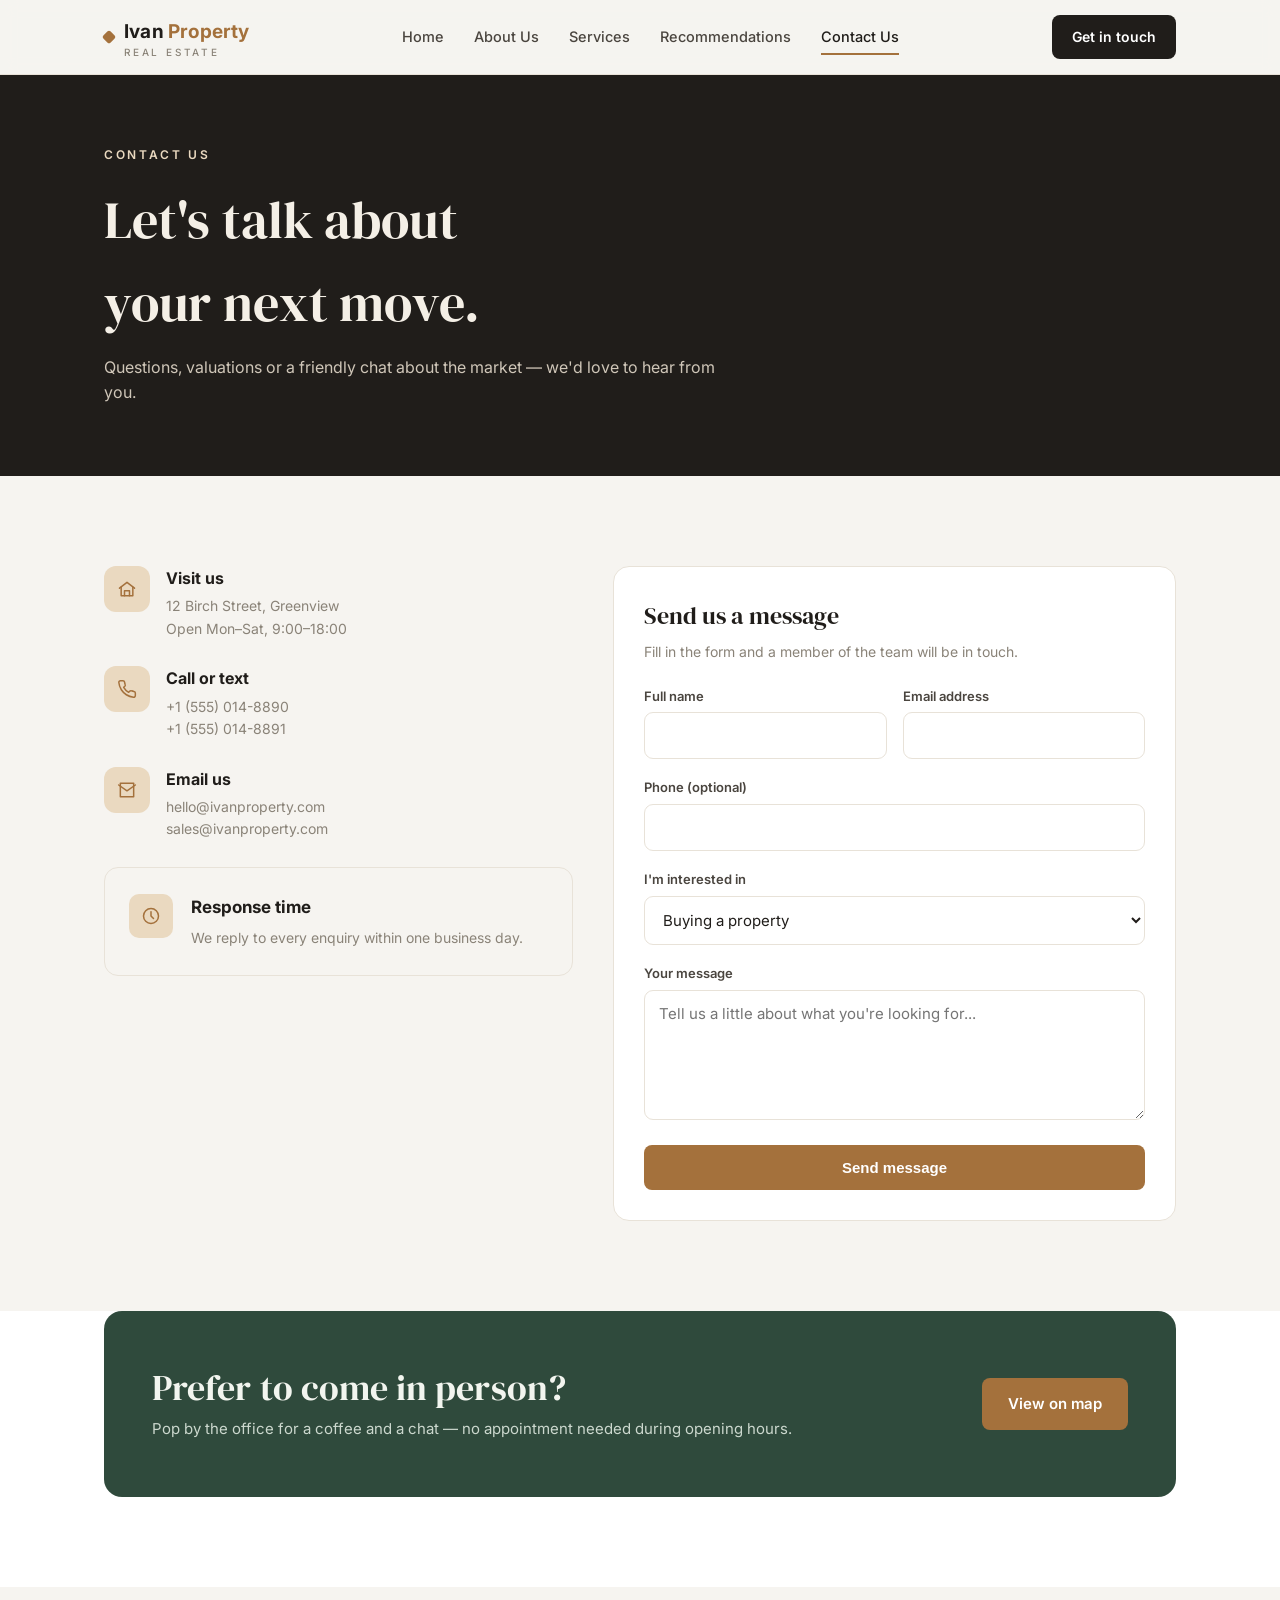
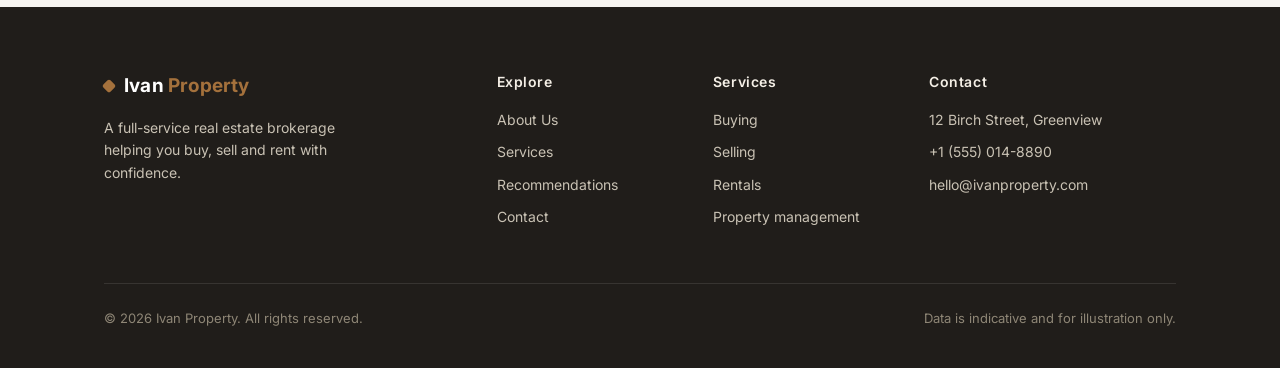
<file: contact.html>
<!DOCTYPE html>
<html lang="en">
<head>
<meta charset="UTF-8">
<meta name="viewport" content="width=device-width, initial-scale=1.0">
<title>Contact Us — Ivan Property</title>
<link rel="preconnect" href="https://fonts.googleapis.com">
<link rel="preconnect" href="https://fonts.gstatic.com" crossorigin>
<link href="https://fonts.googleapis.com/css2?family=DM+Serif+Display:ital@0;1&family=Inter:wght@400;500;600;700&display=swap" rel="stylesheet">
<link rel="stylesheet" href="style.css">
</head>
<body>

<header class="nav-wrap">
  <div class="container nav">
    <a class="brand" href="index.html"><span class="mark"></span><span>Ivan <b><em>Property</em></b><small>Real Estate</small></span></a>
    <nav class="links" id="links">
      <a href="index.html">Home</a>
      <a href="about.html">About Us</a>
      <a href="services.html">Services</a>
      <a href="recommendations.html">Recommendations</a>
      <a href="contact.html" class="active">Contact Us</a>
    </nav>
    <a class="cta" href="contact.html">Get in touch</a>
    <button class="burger" id="burger" aria-label="Menu"><span></span><span></span><span></span></button>
  </div>
</header>

<section class="page-head">
  <div class="container">
    <div class="eyebrow">Contact Us</div>
    <h1 class="serif">Let's talk about<br>your next move.</h1>
    <p>Questions, valuations or a friendly chat about the market — we'd love to hear from you.</p>
  </div>
</section>

<section class="section">
  <div class="container">
    <div class="contact-grid">
      <div>
        <div class="info-item">
          <div class="ic"><svg width="20" height="20" viewBox="0 0 24 24" fill="none" stroke="currentColor" stroke-width="1.8" stroke-linecap="round" stroke-linejoin="round"><path d="M3 11l9-7 9 7"/><path d="M5 10v10h14V10"/><path d="M9 20v-6h6v6"/></svg></div>
          <div><h3>Visit us</h3><p>12 Birch Street, Greenview<br>Open Mon–Sat, 9:00–18:00</p></div>
        </div>
        <div class="info-item">
          <div class="ic"><svg width="20" height="20" viewBox="0 0 24 24" fill="none" stroke="currentColor" stroke-width="1.8" stroke-linecap="round" stroke-linejoin="round"><path d="M22 16.9v3a2 2 0 0 1-2.2 2 19.8 19.8 0 0 1-8.6-3 19.5 19.5 0 0 1-6-6 19.8 19.8 0 0 1-3-8.7A2 2 0 0 1 4.1 2h3a2 2 0 0 1 2 1.7c.1 1 .4 2 .7 2.9a2 2 0 0 1-.4 2.1L8 10a16 16 0 0 0 6 6l1.3-1.4a2 2 0 0 1 2.1-.4c.9.3 1.9.6 2.9.7a2 2 0 0 1 1.7 2z"/></svg></div>
          <div><h3>Call or text</h3><p>+1 (555) 014-8890<br>+1 (555) 014-8891</p></div>
        </div>
        <div class="info-item">
          <div class="ic"><svg width="20" height="20" viewBox="0 0 24 24" fill="none" stroke="currentColor" stroke-width="1.8" stroke-linecap="round" stroke-linejoin="round"><path d="M4 4h16v16H4z"/><path d="M22 6l-10 7L2 6"/></svg></div>
          <div><h3>Email us</h3><p>hello@ivanproperty.com<br>sales@ivanproperty.com</p></div>
        </div>
        <div class="feat" style="margin-top:10px">
          <div class="ic"><svg width="20" height="20" viewBox="0 0 24 24" fill="none" stroke="currentColor" stroke-width="1.8" stroke-linecap="round" stroke-linejoin="round"><circle cx="12" cy="12" r="9"/><path d="M12 7v5l3 3"/></svg></div>
          <div><h3>Response time</h3><p>We reply to every enquiry within one business day.</p></div>
        </div>
      </div>

      <form class="field-form" id="contactForm" novalidate>
        <h3 class="serif" style="font-size:24px;margin:0 0 6px">Send us a message</h3>
        <p class="muted" style="font-size:14px;margin:0 0 22px">Fill in the form and a member of the team will be in touch.</p>
        <div class="form-row">
          <div><label for="name">Full name</label><input id="name" type="text" required></div>
          <div><label for="email">Email address</label><input id="email" type="email" required></div>
        </div>
        <div><label for="phone">Phone (optional)</label><input id="phone" type="tel"></div>
        <div>
          <label for="interest">I'm interested in</label>
          <select id="interest">
            <option>Buying a property</option>
            <option>Selling a property</option>
            <option>Renting</option>
            <option>Property management</option>
            <option>A valuation</option>
            <option>Just a question</option>
          </select>
        </div>
        <div><label for="msg">Your message</label><textarea id="msg" placeholder="Tell us a little about what you're looking for..."></textarea></div>
        <button class="btn" type="submit" style="width:100%">Send message</button>
        <p id="formOk" hidden style="margin:16px 0 0;color:var(--green);font-weight:600">✓ Thanks — your message has been received. We'll reply within one business day.</p>
      </form>
    </div>
  </div>
</section>

<section class="section alt" style="padding-top:0">
  <div class="container"><div class="banner"><div><h2 class="serif">Prefer to come in person?</h2><p>Pop by the office for a coffee and a chat — no appointment needed during opening hours.</p></div><a class="btn" href="https://www.google.com/maps" target="_blank" rel="noopener">View on map</a></div></div>
</section>

<footer>
  <div class="container">
    <div class="footer-grid">
      <div><a class="brand" href="index.html" style="color:#fff"><span class="mark"></span><span>Ivan <b><em>Property</em></b></span></a><p style="margin:16px 0 0;font-size:14px;max-width:260px">A full-service real estate brokerage helping you buy, sell and rent with confidence.</p></div>
      <div><h4>Explore</h4><a href="about.html">About Us</a><a href="services.html">Services</a><a href="recommendations.html">Recommendations</a><a href="contact.html">Contact</a></div>
      <div><h4>Services</h4><a href="services.html">Buying</a><a href="services.html">Selling</a><a href="services.html">Rentals</a><a href="services.html">Property management</a></div>
      <div><h4>Contact</h4><a href="contact.html">12 Birch Street, Greenview</a><a href="contact.html">+1 (555) 014-8890</a><a href="contact.html">hello@ivanproperty.com</a></div>
    </div>
    <div class="footer-bottom"><span>© <span id="yr"></span> Ivan Property. All rights reserved.</span><span>Data is indicative and for illustration only.</span></div>
  </div>
</footer>

<script>
  document.getElementById("yr").textContent=new Date().getFullYear();
  const b=document.getElementById("burger"),l=document.getElementById("links");
  b.addEventListener("click",()=>l.classList.toggle("open"));
  const f=document.getElementById("contactForm");
  f.addEventListener("submit",e=>{e.preventDefault();
    if(!f.checkValidity()){f.reportValidity();return;}
    document.getElementById("formOk").hidden=false;
    f.querySelectorAll("input,textarea").forEach(i=>i.value="");
    f.querySelector("select").selectedIndex=0;
  });
</script>
</body>
</html>
</file>
<file: style.css>
/* Ivan Property — shared styles */
:root{
  --paper:#F6F4F0; --surface:#FFFFFF; --ink:#201D1A; --ink-soft:#4A453F;
  --muted:#8A8378; --line:#E8E2D8; --bronze:#A4713C; --bronze-soft:#EAD9C0;
  --green:#2F4A3C; --green-soft:#DCE6DF;
}
*{box-sizing:border-box}
html,body{margin:0;padding:0}
body{font-family:"Inter",system-ui,sans-serif;background:var(--paper);color:var(--ink);-webkit-font-smoothing:antialiased;line-height:1.6}
img{display:block;max-width:100%}
a{color:inherit;text-decoration:none}
.container{max-width:1120px;margin:0 auto;padding:0 24px}
.serif{font-family:"DM Serif Display",Georgia,serif;font-weight:400;letter-spacing:.002em}

/* ---- Nav ---- */
.nav-wrap{position:sticky;top:0;z-index:50;background:rgba(246,244,240,.9);backdrop-filter:blur(8px);border-bottom:1px solid var(--line)}
.nav{display:flex;align-items:center;justify-content:space-between;height:74px}
.brand{display:flex;align-items:center;gap:10px;font-weight:700;font-size:19px;letter-spacing:.01em}
.brand .mark{width:10px;height:10px;background:var(--bronze);border-radius:2px;transform:rotate(45deg)}
.brand small{display:block;font-size:10px;letter-spacing:.28em;text-transform:uppercase;color:var(--muted);font-weight:500;line-height:1}
.brand b em{font-style:normal;color:var(--bronze)}
.links{display:flex;gap:30px;align-items:center}
.links a{font-size:14.5px;color:var(--ink-soft);font-weight:500;position:relative;padding:6px 0}
.links a:hover{color:var(--ink)}
.links a.active{color:var(--ink)}
.links a.active::after{content:"";position:absolute;left:0;right:0;bottom:0;height:2px;background:var(--bronze)}
.nav .cta{background:var(--ink);color:#fff;padding:11px 20px;border-radius:8px;font-weight:600;font-size:14px}
.nav .cta:hover{background:var(--bronze)}
.burger{display:none;background:none;border:none;cursor:pointer;padding:8px}
.burger span{display:block;width:22px;height:2px;background:var(--ink);margin:5px 0}
@media(max-width:860px){
  .links{position:fixed;inset:0;flex-direction:column;justify-content:center;gap:26px;background:var(--paper);display:none}
  .links.open{display:flex}
  .links .cta{display:none}
  .burger{display:block}
}

/* ---- Hero ---- */
.hero{position:relative;overflow:hidden;background:var(--ink);color:#F4EFE6}
.hero .bg{position:absolute;inset:0;opacity:.5}
.hero .bg img{width:100%;height:100%;object-fit:cover}
.hero .bg::after{content:"";position:absolute;inset:0;background:linear-gradient(75deg,rgba(20,18,15,.92) 20%,rgba(20,18,15,.35) 65%,rgba(20,18,15,.12))}
.hero-inner{position:relative;padding:120px 0 130px;max-width:640px}
.eyebrow{font-size:12px;letter-spacing:.22em;text-transform:uppercase;color:var(--bronze-soft);font-weight:600}
.hero h1{font-size:clamp(40px,6vw,66px);line-height:1.04;margin:18px 0 20px}
.hero h1 em{font-style:italic;color:#D9B98A}
.hero p{font-size:17px;color:#CFC6B8;max-width:520px;margin:0 0 32px}
.btn{display:inline-block;background:var(--bronze);color:#fff;font-weight:600;font-size:15px;padding:14px 26px;border-radius:8px;transition:background .15s}
.btn:hover{background:#8C5D2F}
.btn.ghost{background:transparent;border:1px solid rgba(244,239,230,.4)}
.btn.ghost:hover{border-color:#fff}
.btn.ink{background:var(--ink);color:#fff}
.btn.ink:hover{background:var(--bronze)}

/* ---- Sections ---- */
.section{padding:90px 0}
.section.alt{background:var(--surface)}
.sec-head{max-width:640px;margin-bottom:46px}
.sec-head h2{font-size:clamp(30px,4vw,42px);margin:14px 0 12px;line-height:1.1}
.sec-head p{color:var(--muted);font-size:16px;margin:0}
.sec-head.center{margin-left:auto;margin-right:auto;text-align:center}

/* ---- Cards ---- */
.grid3{display:grid;grid-template-columns:repeat(3,1fr);gap:24px}
.grid2{display:grid;grid-template-columns:repeat(2,1fr);gap:24px}
@media(max-width:860px){.grid3,.grid2{grid-template-columns:1fr}}
.card{background:var(--surface);border:1px solid var(--line);border-radius:14px;overflow:hidden;display:flex;flex-direction:column}
.card .ph{height:210px;overflow:hidden;position:relative}
.card .ph img{width:100%;height:100%;object-fit:cover;transition:transform .5s ease}
.card:hover .ph img{transform:scale(1.05)}
.card .body{padding:22px 24px 26px;display:flex;flex-direction:column;flex:1}
.card h3{font-size:22px;margin:0 0 10px}
.card p{color:var(--muted);font-size:14.5px;margin:0 0 16px}
.card .price{font-size:21px;font-weight:700;color:var(--bronze);margin-top:auto}
.pill{position:absolute;top:14px;left:14px;background:rgba(20,18,15,.78);color:#fff;font-size:11px;letter-spacing:.06em;text-transform:uppercase;padding:6px 10px;border-radius:6px}
.pill.gold{background:var(--bronze)}

/* ---- Feature row ---- */
.feat{display:flex;gap:18px;padding:26px 24px;background:var(--paper);border:1px solid var(--line);border-radius:14px}
.feat .ic{flex:none;width:44px;height:44px;border-radius:10px;background:var(--bronze-soft);display:flex;align-items:center;justify-content:center;color:var(--bronze)}
.feat h3{font-size:17px;margin:0 0 6px}
.feat p{margin:0;color:var(--muted);font-size:14px}

/* ---- Stats ---- */
.stats{display:grid;grid-template-columns:repeat(4,1fr);gap:24px;text-align:center}
@media(max-width:860px){.stats{grid-template-columns:repeat(2,1fr)}}
.stat b{display:block;font-size:40px;color:var(--bronze)}
.stat span{color:var(--muted);font-size:13.5px;letter-spacing:.04em}

/* ---- Banner CTA ---- */
.banner{background:var(--green);color:#F2F5EF;border-radius:18px;padding:56px 48px;display:flex;align-items:center;justify-content:space-between;gap:30px;flex-wrap:wrap}
.banner h2{font-size:clamp(26px,4vw,36px);margin:0 0 8px;line-height:1.15}
.banner p{margin:0;color:#CCD8CE;font-size:15px}

/* ---- Team ---- */
.team .ph{height:280px}
.team h3{margin:0 0 2px;font-size:20px}
.team .role{color:var(--bronze);font-size:13px;font-weight:600;letter-spacing:.03em}

/* ---- Testimonials ---- */
.quote{background:var(--surface);border:1px solid var(--line);border-radius:14px;padding:28px}
.quote p{font-size:16px;font-style:italic;color:var(--ink-soft);margin:0 0 18px;line-height:1.65}
.quote .who{display:flex;align-items:center;gap:12px}
.quote .who .av{width:42px;height:42px;border-radius:50%;background:var(--bronze-soft);color:var(--bronze);display:flex;align-items:center;justify-content:center;font-weight:700}
.quote .who b{display:block;font-size:14px}
.quote .who span{font-size:12.5px;color:var(--muted)}

/* ---- Values / checklist ---- */
.check{list-style:none;padding:0;margin:0;display:grid;gap:14px}
.check li{display:flex;gap:12px;align-items:flex-start;color:var(--ink-soft);font-size:15px}
.check .tick{flex:none;width:22px;height:22px;border-radius:50%;background:var(--green-soft);color:var(--green);display:flex;align-items:center;justify-content:center}

/* ---- Contact ---- */
.contact-grid{display:grid;grid-template-columns:1fr 1.2fr;gap:40px;align-items:start}
@media(max-width:860px){.contact-grid{grid-template-columns:1fr}}
.info-item{display:flex;gap:16px;margin-bottom:26px}
.info-item .ic{flex:none;width:46px;height:46px;border-radius:12px;background:var(--bronze-soft);color:var(--bronze);display:flex;align-items:center;justify-content:center}
.info-item h3{margin:0 0 4px;font-size:16px}
.info-item p{margin:0;color:var(--muted);font-size:14px}
form.field-form{background:var(--surface);border:1px solid var(--line);border-radius:16px;padding:30px}
.form-row{display:grid;grid-template-columns:1fr 1fr;gap:16px}
label{display:block;font-size:13px;font-weight:600;margin:0 0 6px;color:var(--ink-soft)}
input,select,textarea{width:100%;padding:13px 14px;border:1px solid var(--line);border-radius:9px;font-family:inherit;font-size:15px;color:var(--ink);background:#fff;margin-bottom:18px;transition:border-color .15s,box-shadow .15s}
input:focus,select:focus,textarea:focus{outline:none;border-color:var(--bronze);box-shadow:0 0 0 3px rgba(164,113,60,.16)}
textarea{min-height:130px;resize:vertical}
.btn[type=submit]{border:none;cursor:pointer}

/* ---- Footer ---- */
footer{background:var(--ink);color:#C9C2B4;padding:64px 0 40px;margin-top:20px}
.footer-grid{display:grid;grid-template-columns:2fr 1fr 1fr 1.4fr;gap:40px}
@media(max-width:860px){.footer-grid{grid-template-columns:1fr 1fr}}
footer h4{color:#F4EFE6;font-size:14px;letter-spacing:.04em;margin:0 0 16px;font-weight:600}
footer a{display:block;color:#C9C2B4;font-size:14px;margin-bottom:10px}
footer a:hover{color:#fff}
.footer-bottom{border-top:1px solid rgba(255,255,255,.1);margin-top:44px;padding-top:24px;font-size:13px;color:#8E8676;display:flex;justify-content:space-between;flex-wrap:wrap;gap:10px}

/* ---- misc ---- */
.reveal{animation:rise .6s ease both}
@keyframes rise{from{opacity:0;transform:translateY(10px)}to{opacity:1;transform:none}}
.page-head{background:var(--ink);color:#F4EFE6;padding:70px 0;margin-bottom:0}
.page-head h1{font-size:clamp(34px,5vw,52px);margin:14px 0 10px}
.page-head p{color:#CFC6B8;font-size:16px;margin:0;max-width:640px}
.muted{color:var(--muted)}
</file>
